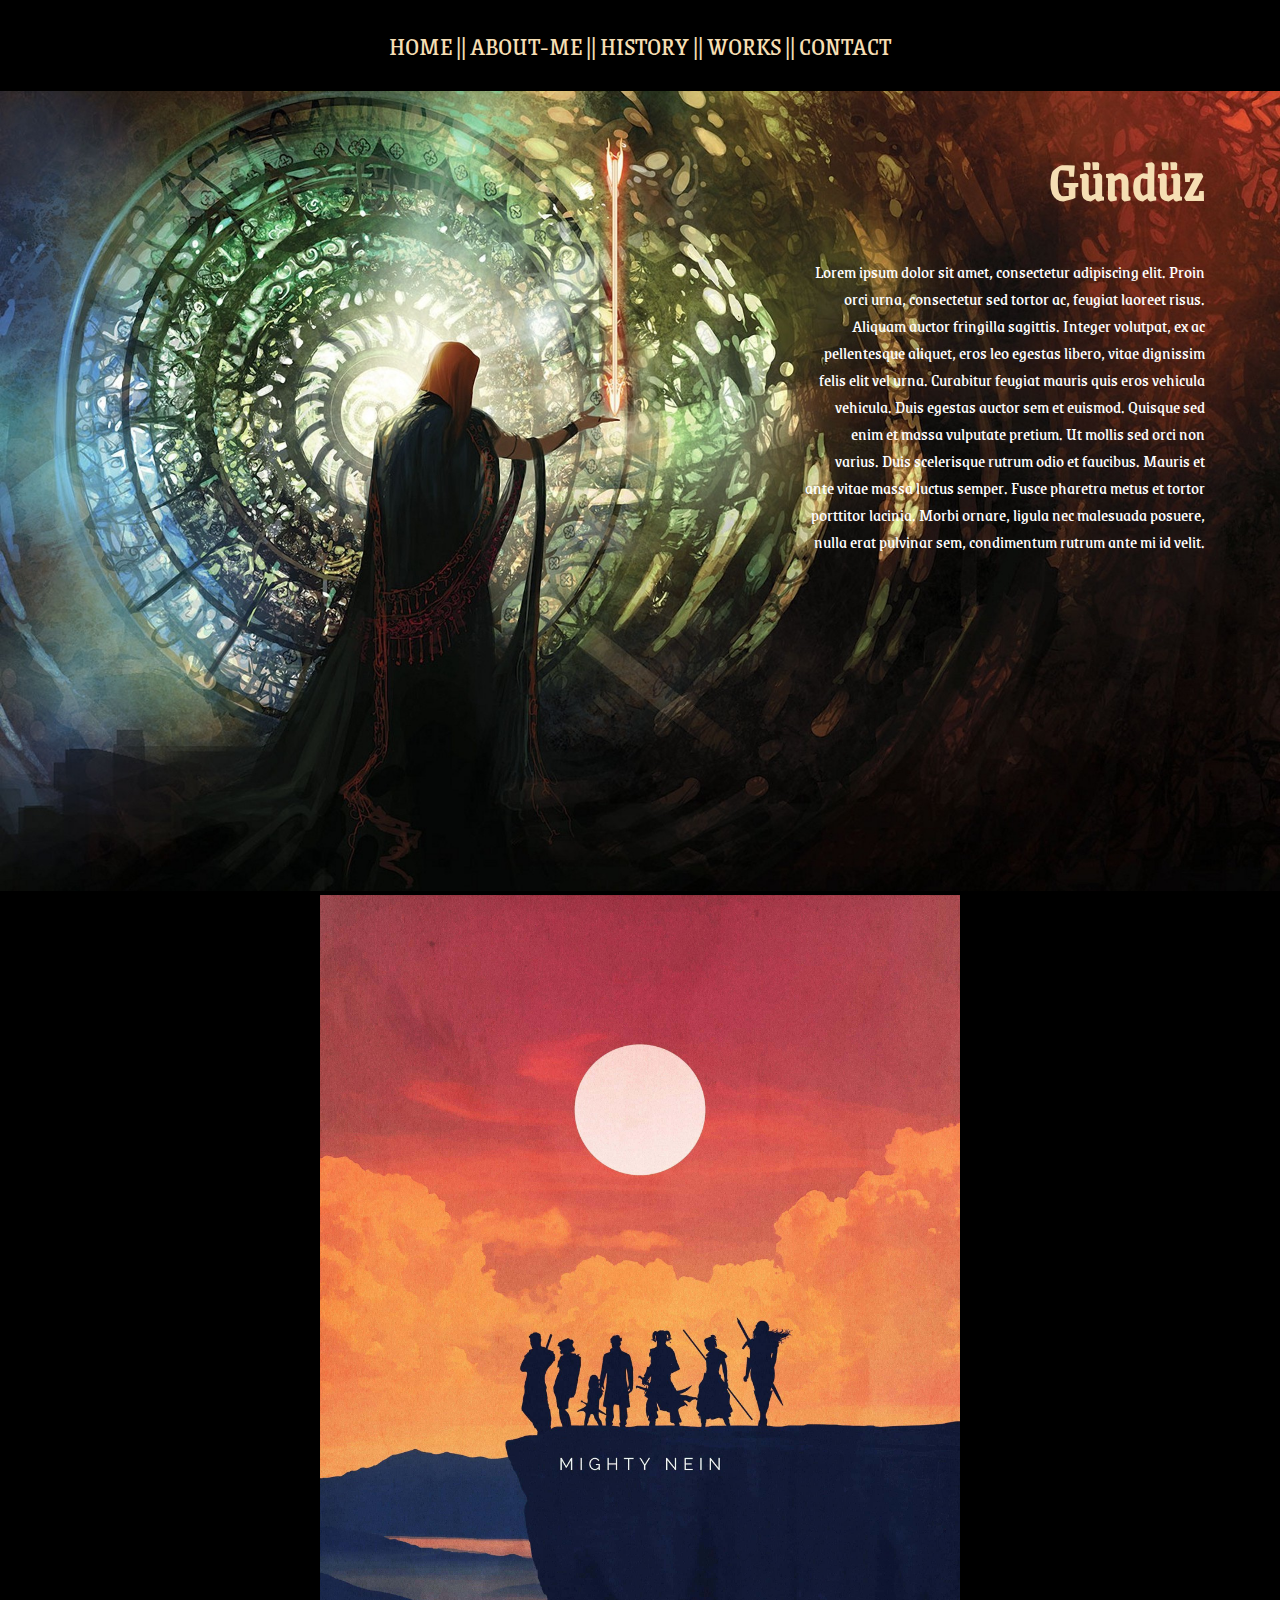
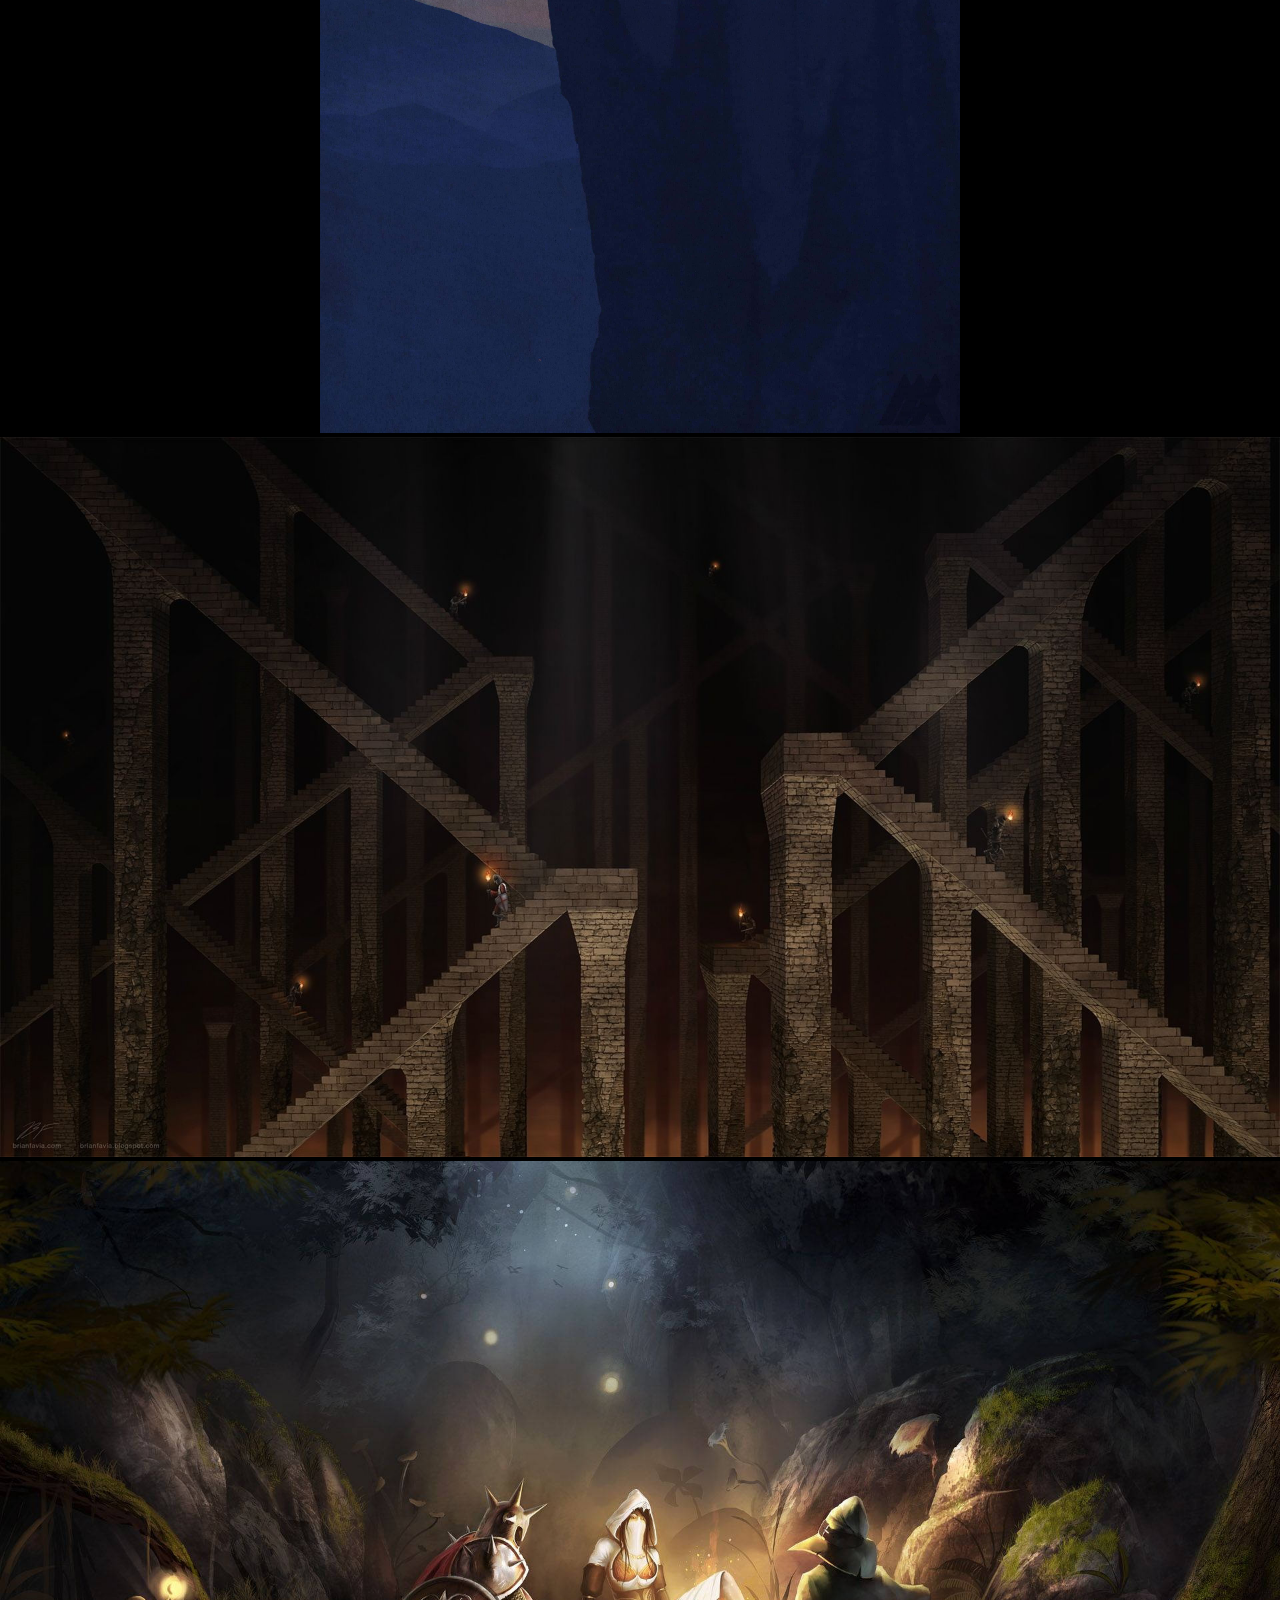
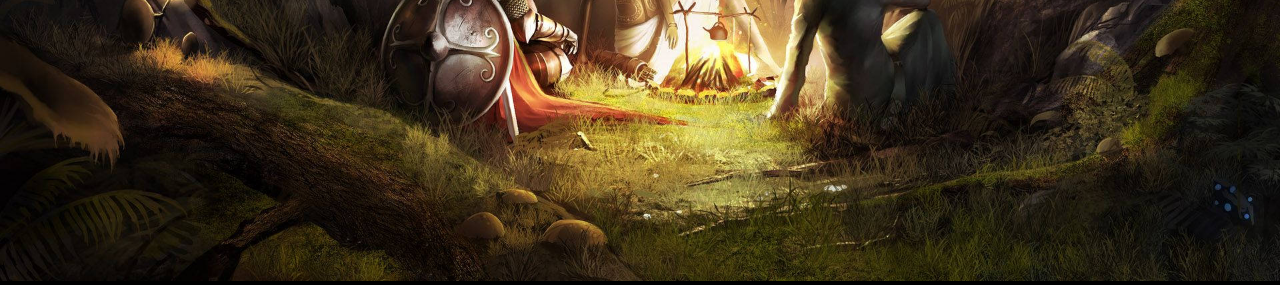
<file: index.html>
<!DOCTYPE html>
<html lang="en">
<head>
    <meta charset="UTF-8">
    <link rel="stylesheet" href="css/styles.css">
    <title>Güzar's</title>
</head>
<body>
    <div class="navigation">
        <p class="nav-stick">
            <a class="nav-ref" href="">HOME</a> 
            ||
            <a class="nav-ref" href="about-me.html">ABOUT-ME</a> 
            || 
            <a class="nav-ref" href="history.html">HISTORY</a>  
            || 
            <a class="nav-ref" href="works.html">WORKS</a>  
            || 
            <a class="nav-ref" href="contact.html">CONTACT</a> 
        </p>
    </div>
    <div class="first-part">
        <div class="HW-1">
            <h1 class="header-day">Gündüz</h1>
            <p class="day-paragraph"> 
                Lorem ipsum dolor sit amet, consectetur adipiscing elit. Proin orci urna, consectetur sed tortor ac, feugiat laoreet risus. Aliquam auctor fringilla sagittis. Integer volutpat, ex ac pellentesque aliquet, eros leo egestas libero, vitae dignissim felis elit vel urna. 
                Curabitur feugiat mauris quis eros vehicula vehicula. Duis egestas auctor sem et euismod. Quisque sed enim et massa vulputate pretium. Ut mollis sed orci non varius. Duis scelerisque rutrum odio et faucibus. Mauris et ante vitae massa luctus semper. Fusce pharetra metus et tortor porttitor lacinia. Morbi ornare, ligula nec malesuada posuere, nulla erat pulvinar sem, condimentum rutrum ante mi id velit.
            </p>
        </div>
        <img class="first-Image" src="css/sources/image/monthly/dndBackground-day.jpg" alt="dndImage">
    </div>
    <div class="second-part">
        <img class="second-Image" src="css/sources/image/monthly/dndBackground-middle.jpg" alt="">
        <img class="first-Image" src="css/sources/image/monthly/dnd-dungeons.jpg" alt="">
    </div>
    <div class="third-part">
        <img class="third-Image" src="css/sources/image/monthly/dndBackground-night.jpg" alt="">
    </div>
</body>
</html>
</file>
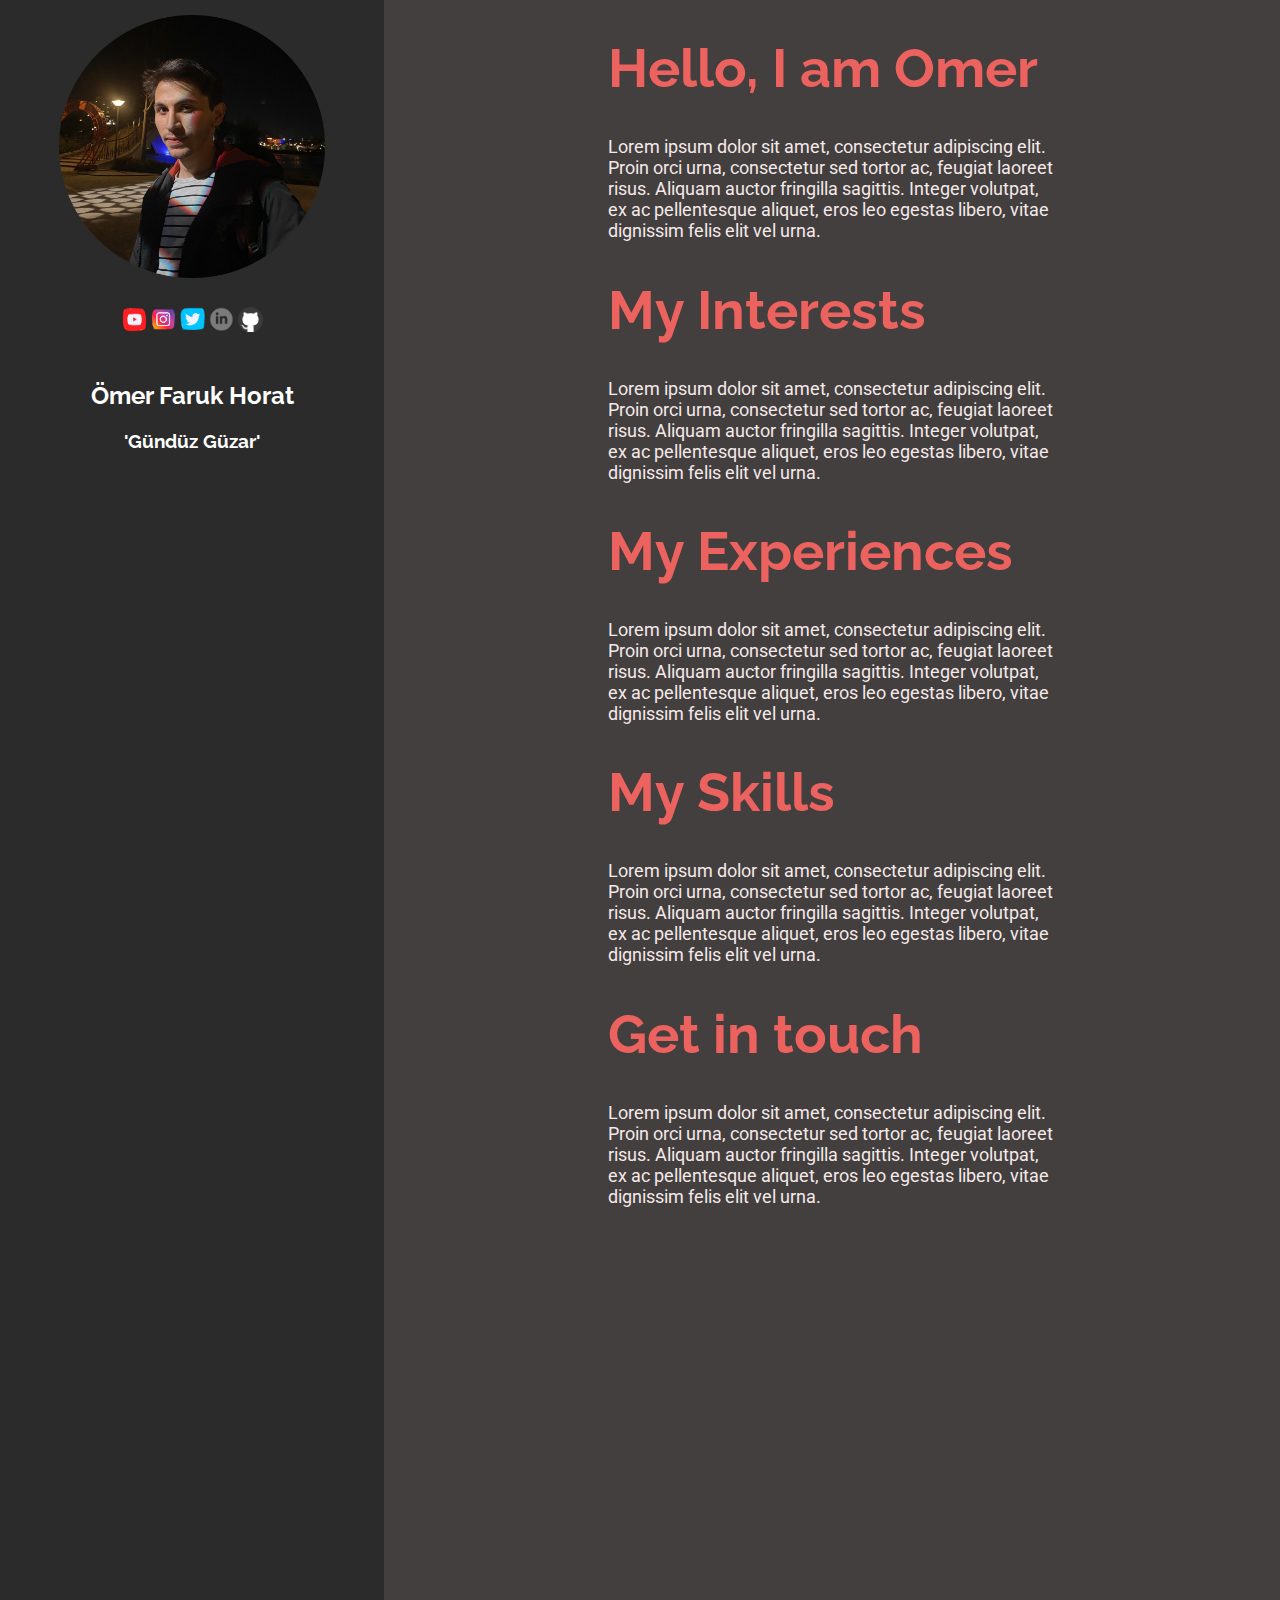
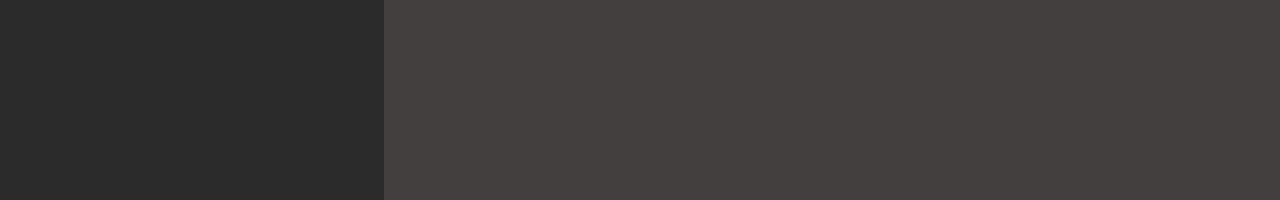
<file: cv.html>
<!DOCTYPE html>
<html lang="en">
<head>
    <meta charset="UTF-8">
    <link rel="stylesheet" href="css/defaultstyle.css">
    <link rel="icon" href="favicon.ico">
    <link rel="preconnect" href="https://fonts.googleapis.com">
<link rel="preconnect" href="https://fonts.gstatic.com" crossorigin>
<link href="https://fonts.googleapis.com/css2?family=Raleway:wght@700&family=Roboto&display=swap" rel="stylesheet"><title>About-me</title>
</head>
<body class="cv-body">


    <div class="left-part">
        <div class="shortcut">
            <img class="profile" src="css/sources/image/permanent/profile.png" alt="">
            <div class="iconContainer">
                <a href="https://www.youtube.com/@gunduzguzar7771"><img class="communication" src="css/sources/image/permanent/youtube.png" alt=""></a>
                <a href="https://www.instagram.com/gunduzguzar/"><img class="communication" src="css/sources/image/permanent/instagram.png" alt=""></a>
                <a href="https://twitter.com/amer_faruk"><img class="communication" src="css/sources/image/permanent/twitter.png" alt=""></a>
                <a href="https://www.linkedin.com/in/omerfarukhrt"><img class="communication" src="css/sources/image/permanent/linkedin.png" alt=""></a>
                <a href="https://github.com/AmerFaruk"><img class="communication" src="css/sources/image/permanent/github.png" alt=""></a>
            </div>
            <h2 class="name">Ömer Faruk Horat</h2>
            <h3 class="name">'Gündüz Güzar'</h3>
            
        </div>

    </div>


    <div class="right-part">
        <div class="description">
            <div class="hello">
                <h1 class="header-cv">Hello, I am Omer</h1>
                <p class="p-cv">Lorem ipsum dolor sit amet, consectetur adipiscing elit. Proin orci urna, consectetur sed tortor ac, feugiat laoreet risus. Aliquam auctor fringilla sagittis. Integer volutpat, ex ac pellentesque aliquet, eros leo egestas libero, vitae dignissim felis elit vel urna.</p>
            </div>
            <div class="thisWebsite">
                <h1 class="header-cv">My Interests</h1>
                <p class="p-cv">Lorem ipsum dolor sit amet, consectetur adipiscing elit. Proin orci urna, consectetur sed tortor ac, feugiat laoreet risus. Aliquam auctor fringilla sagittis. Integer volutpat, ex ac pellentesque aliquet, eros leo egestas libero, vitae dignissim felis elit vel urna.</p>
            </div>
            <div class="last">
                <h1 class="header-cv">My Experiences</h1>
                <p class="p-cv">Lorem ipsum dolor sit amet, consectetur adipiscing elit. Proin orci urna, consectetur sed tortor ac, feugiat laoreet risus. Aliquam auctor fringilla sagittis. Integer volutpat, ex ac pellentesque aliquet, eros leo egestas libero, vitae dignissim felis elit vel urna.</p>
            </div>
            <div class="skills">
                <h1 class="header-cv">My Skills</h1>
                <p class="p-cv">Lorem ipsum dolor sit amet, consectetur adipiscing elit. Proin orci urna, consectetur sed tortor ac, feugiat laoreet risus. Aliquam auctor fringilla sagittis. Integer volutpat, ex ac pellentesque aliquet, eros leo egestas libero, vitae dignissim felis elit vel urna.</p>
            
            </div>
            <div class="git">
                <h1 class="header-cv">Get in touch</h1>
                <p class="p-cv">Lorem ipsum dolor sit amet, consectetur adipiscing elit. Proin orci urna, consectetur sed tortor ac, feugiat laoreet risus. Aliquam auctor fringilla sagittis. Integer volutpat, ex ac pellentesque aliquet, eros leo egestas libero, vitae dignissim felis elit vel urna.</p>
            
            </div>
        </div>
    </div>
    
</body>
</html>
</file>
<file: css/styles.css>
/*BODY*/

body {
    text-align: center;
    margin: 0px;
    padding: 0px;
    background-color: black;
}

/*****/
/* NAVIGATION */
.navigation {
    display: inline-block;
    background-color: black;
    text-align: center;
}
.nav-stick {
    font-size: 26px;
    font-family: dnd;
    color: wheat;
    
}
.nav-ref {
    text-decoration: none;
    color: wheat;
}
.nav-ref:visited {
    color: wheat;
}
/**  MONTHLY  **/
/*IMAGES BACKGROUND - Containers*/
.first-part{
    display: inline-block;
    
}
.first-Image{
    
    width: 100%;
    height: 100%;
}
.HW-1 {
    
    position: absolute;
    top: 100px;
    right: 75px;
    width: 400px;
    height: 200px;
}

.second-part{
    display: inline-block;
    background-color: black;
    text-align: center;
}
.second-Image{
   width: 50%;
   height: 100%;
}

.third-part {
    display: inline-block;
 
}
.third-Image{
    width: 100%;
    height: 100%;
}
/*** FONTS ***/
@font-face {
    font-family: dnd;
    src: url(sources/fonts/Grenze/Grenze-Regular.ttf);
}
/** HEADERS and PARAGRAPHS **/
.header-day {
    font-size: 56px;
    text-align: right;
    font-family: dnd;
    color: wheat;
}
.day-paragraph{

    font-size: 18px;
    text-align: right;
    font-family: dnd;
    color: white;
}
/**/
</file>
<file: css/defaultstyle.css>
/*about-me*/
.header-background {
    height: 35%;
    width: 35%;
}
.name-header {
    text-align: center;
    color: #363333;
    font-size: 4.7rem;
    margin: 10px;
    line-height: 14px;
}
.name-header-two {
    text-align: center;
    color: #363333;
    font-size: 2rem;
    font-weight: normal;
}
.about-me-body {

    background-color: #D8D8D8;
    margin: 0px;
}
.top-container{
    font-family: 'Raleway', sans-serif;
    height: 650px;
}
.block-head {
    text-align: center;
    position: absolute;
    top: 150px;
    left: 25%;
    right: 25%;
}

.middle-container{
    font-family: 'Raleway', sans-serif;
    margin-top: 100px;
    
}
.interests{
    text-align: center;
    
}
.interest{
    text-align: left;
    line-height: 2;
    width: 50%;
    margin: 100px auto 100px auto;
    color: #363333;
}
.interest-header-3 {
    color: #363333;
    font-size: 1.6rem;
}
.ab-p {
    font-family: 'Roboto', sans-serif;
}
.interest-background-red {
    float: left;
    width: 40%;
    margin-right: 30px;
}
.interest-background-gold {
    float: right;
    width: 40%;
    margin-left: 30px;
}

.interest-header {
    color: #363333;
    font-size: 4.0rem;
}
.bottom-container{
    font-family: 'Raleway', sans-serif;
    margin-top: 100px;
}
.get-in-touch {
    font-family: 'Roboto', sans-serif;
    text-align: center;
    line-height: 2;
    width: 50%;
    margin: 100px auto 100px auto;
    color: #363333;
}
.contact-btn{
    background-image: url(sources/image/permanent/contact-button.png);
    color: #D8D8D8 ;
    background-size: contain;
    background-position: center;
    background-repeat: no-repeat;
    border-style: none;
    background-color: #D8D8D8 ;
    font-size: 18px;
    width: 250px;
    height: 250px;
}

.contact-btn-a-cv {
  -webkit-border-radius: 60;
  -moz-border-radius: 60;
  border-radius: 60px;
  font-family: Arial;
  color: #D8D8D8;
  font-size: 20px;
  background: #EC625F;
  padding: 10px 20px 10px 20px;
  border: solid #EC625F 0px;
  text-decoration: none;
}
.contact-btn-a-cv:hover {
    background: #363333;
    text-decoration: none;
}
.contact-btn-a-cv:visited {
    color: #D8D8D8;
}
.contact-btn-a {
    color: #D8D8D8;
    text-decoration-line: none;
}
.contact-btn-a:visited {
    color: #D8D8D8;
}
.finish-container {
    height: 150px;
    background-color: #EC625F;
    text-align: center;
}
.sekiro {
    float: right;
    width: 40%;
    margin-left: 50px;
}
.copyright {
    color: #D8D8D8;
    font-family: 'Roboto', sans-serif;
    font-size: 0.75rem;
}
hr {
    border: dotted #EC625F 6px;
    border-bottom: none;
    width: 4%;
}




/**/





































/* CV */
.cv-body {
    margin: 0px;
}
.left-part {
    text-align: center;
    
    height: 1800px;
    width: 30%;
    background-color: #2B2B2B;
    display: inline-block;
    position: absolute;
}

.shortcut {
    text-align: center;
    margin: 15px;
    
}
.profile {
    display: inline-block;
    width: 75%;
    height: 75%;
}
.iconContainer {
    display: inline-block;
    margin: 25px;
    text-align: center;
}
.communication {
    display: inline-flex;
    width: 25px;
    height: 25px;
}
.right-part {
    text-align: center;

    height: 1800px;
    width: 70%;
    background-color: #423F3E;
    position: absolute;
    left: 30%;
}
.description {
    text-align: center;

    position: absolute;
    left: 25%;
    width: 50%;
}
.hello {
    text-align: left;

}
.thisWebsite {
    text-align: left;

}
.skills {
    text-align: left;

}
.last {
    text-align: left;
}
.git {
    text-align: left;
}
.name {
    font-family: 'Raleway', sans-serif;
    color: white;
}


.header-cv {
    font-family: 'Raleway', sans-serif;
    color: #EC625F;
    font-size: 54px;
}
.p-cv {
    font-family: 'Roboto', sans-serif;
    font-size: 18px;
    color: #F6E9E9;
}


/*****/
</file>
